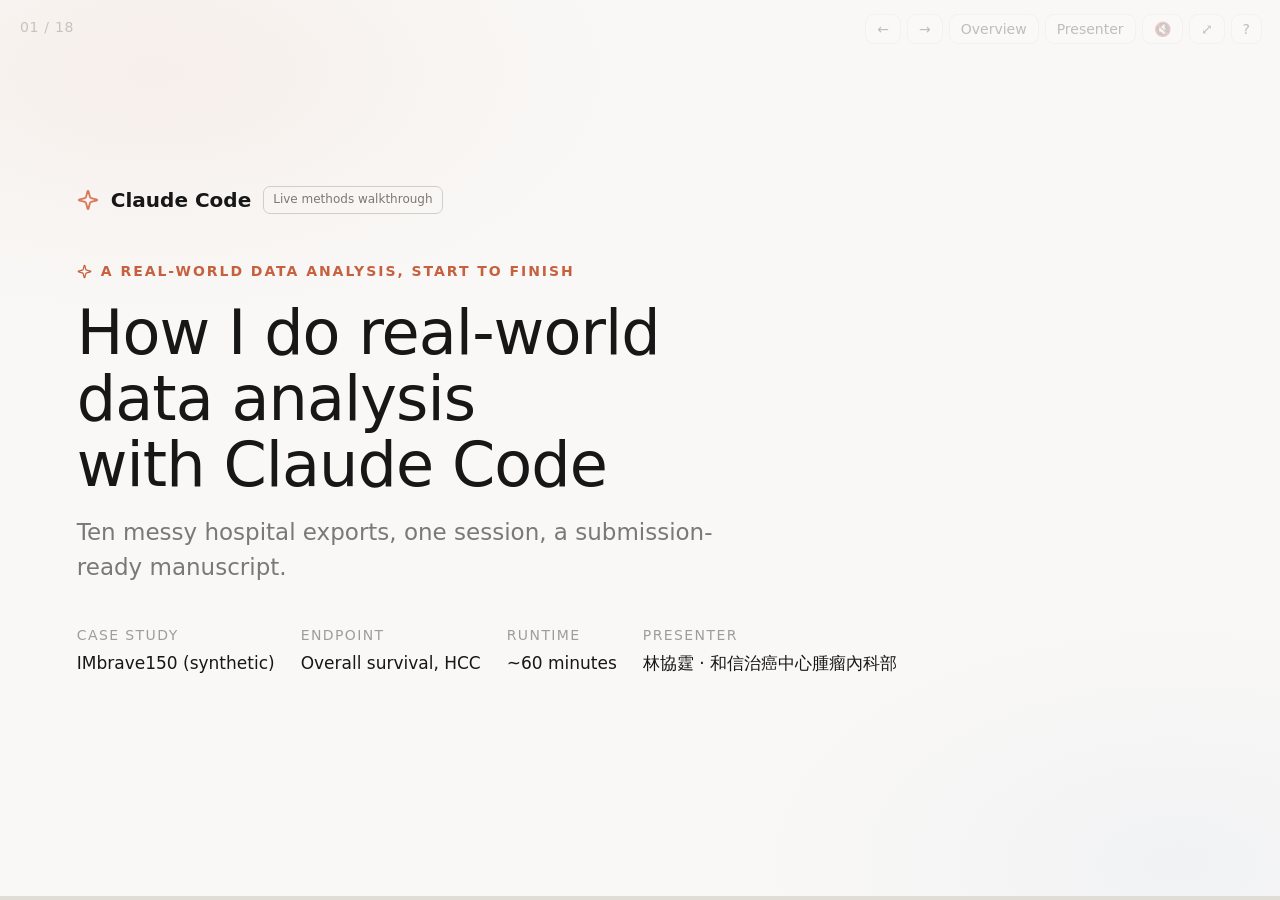
<file: claude-demo/index.html>
<!doctype html>
<html lang="en" data-theme="light">
<head>
  <meta charset="utf-8">
  <meta name="viewport" content="width=device-width, initial-scale=1, viewport-fit=cover">
  <meta name="author" content="林協霆 (Hsieh-Ting Lin) · 和信治癌中心腫瘤內科部">
  <title>How I do real-world data analysis with Claude Code — IMbrave150</title>
  <link rel="stylesheet" href="assets/studio.css">
  <link rel="stylesheet" href="assets/deck.css">
</head>
<body>

  <!-- deck: scenes are injected by deck.js from STORYBOARD -->
  <div id="deck"></div>

  <!-- top-left scene counter -->
  <div id="scene-counter" class="scene-counter">00 / 00</div>

  <!-- top-right controls (fade until hover) -->
  <div id="hud">
    <button data-act="prev" title="Previous (←)">←</button>
    <button data-act="next" title="Next (→)">→</button>
    <button data-act="overview" title="Overview (O)">Overview</button>
    <button data-act="speaker" title="Presenter mode (S)">Presenter</button>
    <button data-act="sound" title="Sound on/off (M)">🔇</button>
    <button data-act="full" title="Fullscreen (F)">⤢</button>
    <button data-act="help" title="Shortcuts (?)">?</button>
  </div>

  <!-- bottom progress + chapter ticks -->
  <div id="progress"><div class="fill"></div></div>
  <div id="chapters"></div>

  <!-- presenter (speaker) pane -->
  <aside id="speaker">
    <div class="sp-clock"><span class="big run">00:00</span><span class="sub">elapsed · target ~60 min</span></div>
    <div class="sp-presenter" style="font-size:13px;opacity:.65;margin:-4px 0 10px">林協霆 · 和信治癌中心腫瘤內科部</div>
    <div class="sp-now-label">Now presenting <button class="sp-lang" data-act="lang" title="Toggle notes language (i)">中文</button></div>
    <div class="sp-title">—</div>
    <div class="sp-act">—</div>
    <div class="sp-notes"></div>
    <div class="sp-step">—</div>
    <div class="sp-next">Up next<div class="nx">—</div></div>
    <div class="sp-bar">
      <button data-act="prev">← Back</button>
      <button data-act="next">Next →</button>
      <button data-act="speaker">Exit presenter</button>
    </div>
  </aside>

  <!-- keyboard help overlay -->
  <div id="help">
    <div class="card">
      <h3>Keyboard</h3>
      <div class="kb">
        <kbd>→ / Space</kbd><span class="d">Next beat / next scene</span>
        <kbd>←</kbd><span class="d">Previous beat / scene</span>
        <kbd>↑ / ↓</kbd><span class="d">Jump whole scene</span>
        <kbd>S</kbd><span class="d">Presenter mode (notes + clock)</span>
        <kbd>i</kbd><span class="d">Toggle speaker notes 中/EN</span>
        <kbd>O</kbd><span class="d">Overview grid</span>
        <kbd>F</kbd><span class="d">Fullscreen</span>
        <kbd>M</kbd><span class="d">Sound on/off (typing, tool, done beeps)</span>
        <kbd>C</kbd><span class="d">Chapter dots</span>
        <kbd>Home / End</kbd><span class="d">First / last scene</span>
        <kbd>?</kbd><span class="d">This help</span>
      </div>
    </div>
  </div>

  <!-- click-to-zoom dialog for conversation blocks -->
  <div id="zoom"><button class="zclose">Close <svg class="lucide" viewBox="0 0 24 24" fill="none" stroke="currentColor" stroke-width="2" stroke-linecap="round" stroke-linejoin="round"><path d="M18 6 6 18"/><path d="m6 6 12 12"/></svg></button><div class="zcard"></div></div>

  <script src="assets/storyboard.js"></script>
  <script src="assets/deck.js"></script>
</body>
</html>
</file>
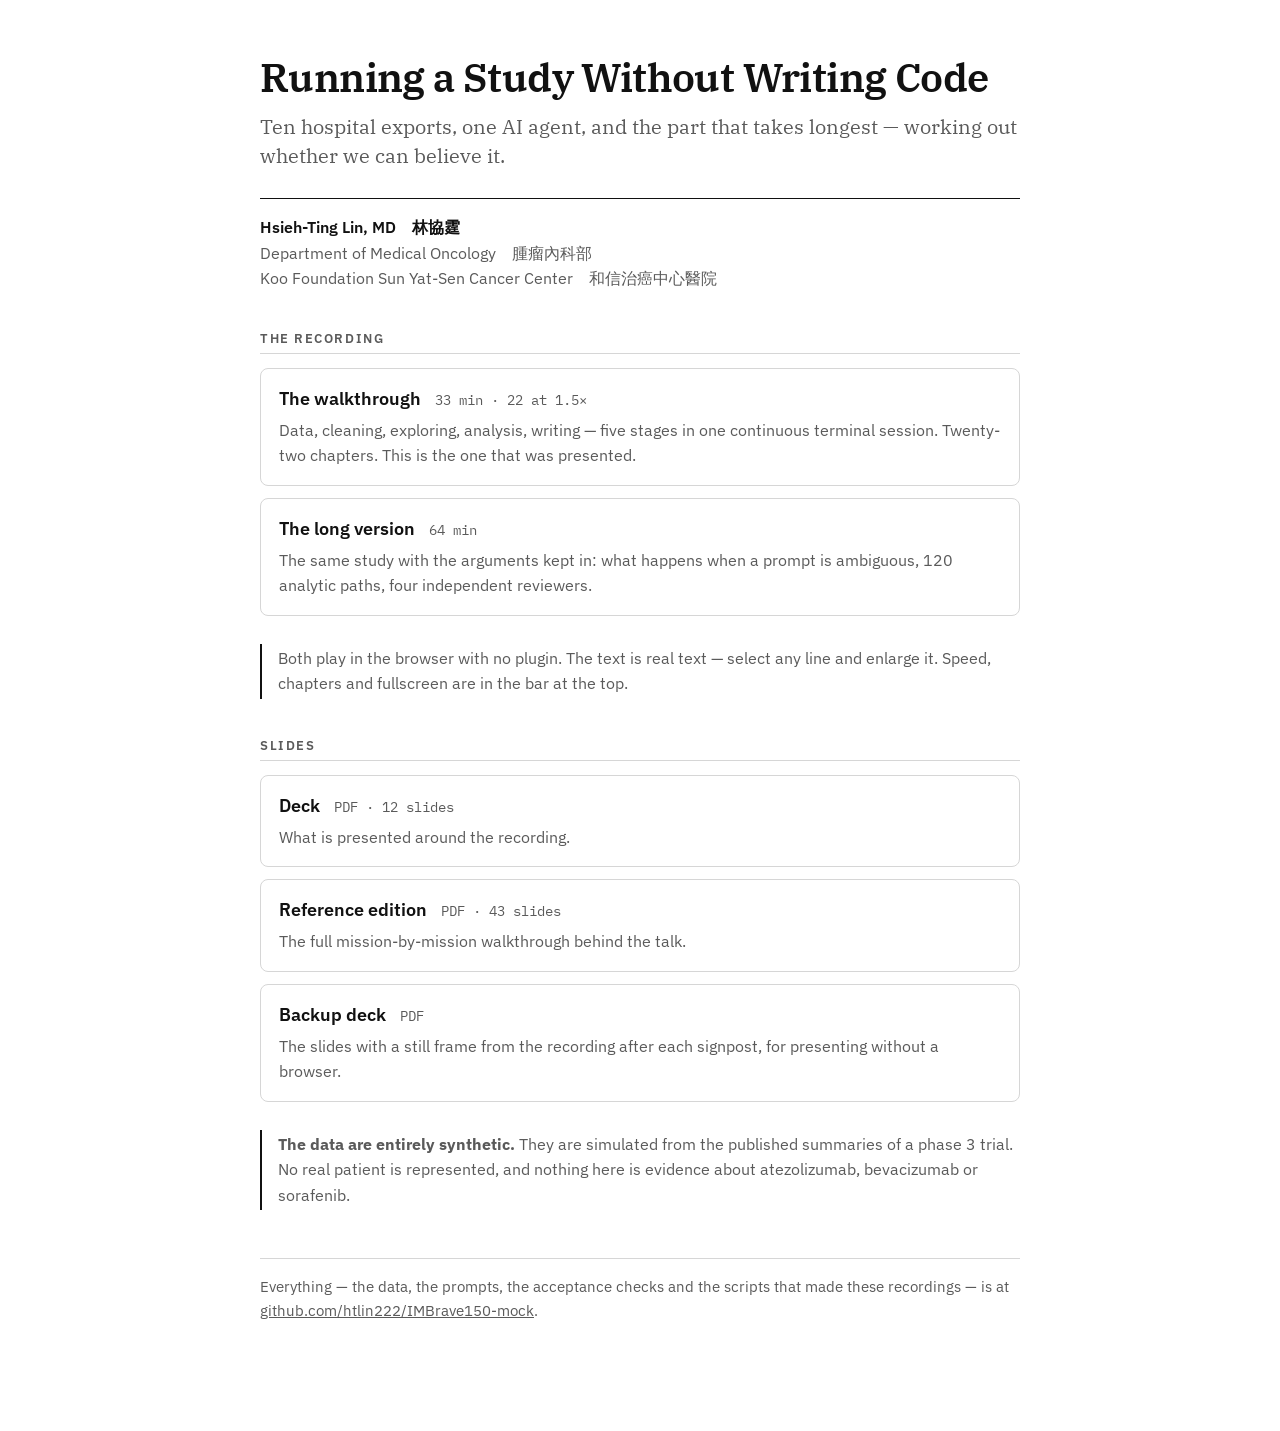
<file: slides/site/index.html>
<!doctype html>
<html lang="en">
<head>
<meta charset="utf-8">
<meta name="viewport" content="width=device-width, initial-scale=1">
<title>Running a Study Without Writing Code</title>
<meta name="description" content="A whole study run by asking an AI agent in plain sentences, and how to work out whether the answers can be believed. Synthetic data; not evidence about any drug.">
<link rel="icon" href="data:image/svg+xml,<svg xmlns='http://www.w3.org/2000/svg' viewBox='0 0 16 16'><text y='13' font-size='13'>&#9654;</text></svg>">
<style>
  @import url("https://fonts.googleapis.com/css2?family=IBM+Plex+Sans:wght@400;500;600&family=IBM+Plex+Serif:wght@400;600&family=IBM+Plex+Mono:wght@400&display=swap");
  :root { --ink:#111; --paper:#fff; --dim:#5a5a5a; --rule:#d6d6d6; }
  @media (prefers-color-scheme: dark) {
    :root { --ink:#e8e8e8; --paper:#131318; --dim:#9a9a9a; --rule:#33333c; }
  }
  * { box-sizing: border-box; }
  body {
    margin:0; background:var(--paper); color:var(--ink);
    font:400 17px/1.6 "IBM Plex Sans","Noto Sans TC",system-ui,sans-serif;
    padding:6vh 5vw 12vh; display:flex; justify-content:center;
  }
  main { width:100%; max-width:760px; }
  h1 {
    font:600 40px/1.15 "IBM Plex Serif",Georgia,serif;
    margin:0 0 12px; letter-spacing:-.015em;
  }
  .sub { color:var(--dim); font:400 20px/1.45 "IBM Plex Serif",Georgia,serif; margin:0 0 28px; }
  .by { border-top:1px solid var(--ink); padding-top:16px; margin-bottom:40px; font-size:16px; }
  .by b { font-weight:600; }
  .by span { color:var(--dim); }
  h2 {
    font:600 13px/1 "IBM Plex Sans",sans-serif; letter-spacing:.12em;
    text-transform:uppercase; color:var(--dim);
    margin:40px 0 14px; padding-bottom:8px; border-bottom:1px solid var(--rule);
  }
  a.card {
    display:block; text-decoration:none; color:inherit;
    border:1px solid var(--rule); border-radius:8px;
    padding:16px 18px; margin-bottom:12px;
  }
  a.card:hover { border-color:var(--ink); }
  a.card .t { font-weight:600; font-size:18px; }
  a.card .t .meta { font:400 14px "IBM Plex Mono",monospace; color:var(--dim); margin-left:10px; }
  a.card .d { color:var(--dim); font-size:16px; margin-top:4px; }
  .note {
    border-left:2px solid var(--ink); padding:2px 0 2px 16px;
    color:var(--dim); font-size:16px; margin:28px 0;
  }
  footer { margin-top:48px; padding-top:16px; border-top:1px solid var(--rule);
           color:var(--dim); font-size:15px; }
  footer a { color:inherit; }
</style>
</head>
<body>
<main>

  <h1>Running a Study Without Writing Code</h1>
  <p class="sub">Ten hospital exports, one AI agent, and the part that takes
  longest — working out whether we can believe it.</p>

  <div class="by">
    <b>Hsieh-Ting Lin, MD　林協霆</b><br>
    <span>Department of Medical Oncology　腫瘤內科部<br>
    Koo Foundation Sun Yat-Sen Cancer Center　和信治癌中心醫院</span>
  </div>

  <h2>The recording</h2>

  <a class="card" href="talk">
    <div class="t">The walkthrough <span class="meta">33 min · 22 at 1.5×</span></div>
    <div class="d">Data, cleaning, exploring, analysis, writing — five stages
    in one continuous terminal session. Twenty-two chapters. This is the one
    that was presented.</div>
  </a>

  <a class="card" href="talk-long">
    <div class="t">The long version <span class="meta">64 min</span></div>
    <div class="d">The same study with the arguments kept in: what happens when
    a prompt is ambiguous, 120 analytic paths, four independent reviewers.</div>
  </a>

  <div class="note">
    Both play in the browser with no plugin. The text is real text — select any
    line and enlarge it. Speed, chapters and fullscreen are in the bar at the
    top.
  </div>

  <h2>Slides</h2>

  <a class="card" href="deck.pdf">
    <div class="t">Deck <span class="meta">PDF · 12 slides</span></div>
    <div class="d">What is presented around the recording.</div>
  </a>

  <a class="card" href="deck-reference.pdf">
    <div class="t">Reference edition <span class="meta">PDF · 43 slides</span></div>
    <div class="d">The full mission-by-mission walkthrough behind the talk.</div>
  </a>

  <a class="card" href="deck-backup.pdf">
    <div class="t">Backup deck <span class="meta">PDF</span></div>
    <div class="d">The slides with a still frame from the recording after each
    signpost, for presenting without a browser.</div>
  </a>

  <div class="note">
    <b>The data are entirely synthetic.</b> They are simulated from the
    published summaries of a phase 3 trial. No real patient is represented, and
    nothing here is evidence about atezolizumab, bevacizumab or sorafenib.
  </div>

  <footer>
    Everything — the data, the prompts, the acceptance checks and the scripts
    that made these recordings — is at
    <a href="https://github.com/htlin222/IMBrave150-mock">github.com/htlin222/IMBrave150-mock</a>.
  </footer>

</main>
</body>
</html>
</file>
<file: claude-demo/assets/studio.css>
/* =========================================================================
   Claude Demo Studio — shared design system
   Design tokens & component styles reverse-engineered from claude.ai and
   claude.ai/code (Opus 4.8 era, 2026-07). Single source of truth for every
   template. Edit tokens here to re-skin all surfaces at once.
   ========================================================================= */

:root {
  /* Brand ---------------------------------------------------------------- */
  --clay:        #d97757;   /* Anthropic signature clay (spark, send, accent) */
  --clay-emph:   #c6613f;   /* hover / emphasis                              */
  --plan:        #3b7cc4;   /* Plan-mode cool blue                          */
  --amber:       #d98a2b;   /* "Needs input" status dot                     */
  --green:       #4a9d6b;   /* diff additions                               */

  /* Light surfaces ------------------------------------------------------- */
  --bg-page:     hsl(60 14% 97%);   /* #f8f8f6 app background   */
  --bg-surface:  #ffffff;           /* composer / cards         */
  --bg-rail:     hsl(48 12% 96%);   /* chat icon rail           */
  --bg-sidebar:  hsl(60 20% 99%);   /* code labeled sidebar     */
  --bg-card:     hsl(48 12% 96%);
  --bg-user:     hsl(48 9% 93%);    /* user message bubble      */
  --bg-hover:    hsl(48 11% 91%);
  --bg-active:   hsl(48 14% 89%);

  /* Text ----------------------------------------------------------------- */
  --text:        hsl(0 0% 7%);      /* #121212 */
  --text-muted:  hsl(43 3% 47%);
  --text-faint:  hsl(45 3% 61%);

  /* Lines ---------------------------------------------------------------- */
  --border:        hsl(45 8% 88%);
  --border-strong: hsl(45 6% 80%);

  /* Type ----------------------------------------------------------------- */
  --font-sans:  "Anthropic Sans", system-ui, -apple-system, "Segoe UI", Roboto, "PingFang TC", "Microsoft JhengHei", "Noto Sans CJK TC", sans-serif;
  --font-serif: "Anthropic Serif", Georgia, "Times New Roman", "PingFang TC", "Microsoft JhengHei", serif;
  --font-mono:  "Anthropic Mono", ui-monospace, Menlo, Monaco, Consolas, "Liberation Mono", monospace;

  --shadow-composer: 0 2px 12px rgba(40,35,25,.06), 0 0 0 1px var(--border);
  --shadow-pop:      0 8px 28px rgba(30,25,15,.14);
  --radius-bubble:   18px;
  --radius-composer: 26px;
  --content-max:     740px;
}

:root[data-theme="dark"] {
  --bg-page:     hsl(60 3% 12%);
  --bg-surface:  hsl(60 3% 16%);
  --bg-rail:     hsl(60 3% 11%);
  --bg-sidebar:  hsl(60 3% 10%);
  --bg-card:     hsl(60 3% 15%);
  --bg-user:     hsl(60 3% 20%);
  --bg-hover:    hsl(60 3% 20%);
  --bg-active:   hsl(60 3% 23%);
  --text:        hsl(48 20% 92%);
  --text-muted:  hsl(48 5% 62%);
  --text-faint:  hsl(48 5% 46%);
  --border:      hsl(60 3% 22%);
  --border-strong: hsl(60 3% 30%);
  --shadow-composer: 0 2px 12px rgba(0,0,0,.35), 0 0 0 1px var(--border);
}

* { box-sizing: border-box; margin: 0; padding: 0; }
body { font-family: var(--font-sans); background: var(--bg-page); color: var(--text); font-size: 16px; line-height: 1.6; -webkit-font-smoothing: antialiased; }
.app { display: flex; height: 100vh; overflow: hidden; }

/* ============================ animations (from claude.ai) ================ */
@keyframes fade        { 0% { opacity: 0 } 100% { opacity: 1 } }
@keyframes rise        { 0% { opacity: 0; transform: translateY(8px) } 100% { opacity: 1; transform: none } }
@keyframes spin        { 100% { transform: rotate(360deg) } }
@keyframes pulse       { 50% { opacity: .5 } }
@keyframes blink       { 0%,100% { opacity: 1 } 50% { opacity: 0 } }
@keyframes shimmertext { 0% { background-position: 100% 0 } 65%,100% { background-position: 0 0 } }
@keyframes dot-pulse   { 0%,5% { opacity:.3 } 15%,25% { opacity:1 } 65%,100% { opacity:.3 } }

.anim-fade { animation: fade .45s ease-out both; }
.anim-rise { animation: rise .4s ease-out both; }

/* ============================ chat: icon rail =========================== */
.rail { width: 60px; flex-shrink: 0; background: var(--bg-rail); border-right: 1px solid var(--border); display: flex; flex-direction: column; align-items: center; padding: 16px 0; gap: 6px; }
.rail .logo { color: var(--clay); font-size: 22px; margin-bottom: 8px; }
.rail-btn { width: 40px; height: 40px; display: grid; place-items: center; border-radius: 10px; color: var(--text-muted); cursor: pointer; }
.rail-btn:hover { background: var(--bg-hover); color: var(--text); }
.rail-btn svg { width: 20px; height: 20px; }
.rail .spacer { flex: 1; }
.rail .avatar { width: 34px; height: 34px; border-radius: 50%; background: #2b2b28; color: #fff; display: grid; place-items: center; font-size: 12px; font-weight: 600; }

/* ============================ code: labeled sidebar ==================== */
.sidebar { width: 340px; flex-shrink: 0; background: var(--bg-sidebar); border-right: 1px solid var(--border); display: flex; flex-direction: column; padding: 14px 12px 10px; }
.brand { display: flex; align-items: center; gap: 8px; padding: 4px 6px 14px; }
.brand .wordmark { font-family: var(--font-serif); font-size: 20px; font-weight: 600; }
.brand .pill { font-size: 11px; color: var(--text-muted); border: 1px solid var(--border-strong); border-radius: 7px; padding: 2px 7px; }
.brand .grow { flex: 1; }
.nav-item { display: flex; align-items: center; gap: 11px; padding: 9px 11px; border-radius: 9px; cursor: pointer; font-size: 15px; }
.nav-item:hover { background: var(--bg-hover); }
.nav-item svg { width: 18px; height: 18px; color: var(--text-muted); }
.sec-label { font-size: 12px; color: var(--text-muted); font-weight: 500; padding: 16px 11px 6px; }
.list-item { display: flex; align-items: center; gap: 10px; padding: 7px 11px; border-radius: 8px; cursor: pointer; font-size: 14px; }
.list-item:hover { background: var(--bg-hover); }
.list-item.active { background: var(--bg-active); }
.list-item .name { flex: 1; white-space: nowrap; overflow: hidden; text-overflow: ellipsis; }
.list-item .dot { width: 7px; height: 7px; border-radius: 50%; background: var(--clay); }
.scroll { overflow-y: auto; flex: 1; }
.side-footer { display: flex; align-items: center; gap: 10px; padding: 10px 8px 4px; margin-top: 6px; border-top: 1px solid var(--border); }
.side-footer .avatar { width: 28px; height: 28px; border-radius: 50%; background: #2b2b28; color: #fff; font-size: 11px; font-weight: 600; display: grid; place-items: center; }
.side-footer .who { flex: 1; font-size: 14px; white-space: nowrap; overflow: hidden; text-overflow: ellipsis; }
.side-footer .plan { font-size: 13px; color: var(--text-muted); }

/* ============================ main / thread ============================= */
.main { flex: 1; display: flex; flex-direction: column; min-width: 0; }
.topbar { height: 56px; flex-shrink: 0; display: flex; align-items: center; gap: 10px; padding: 0 20px; }
.topbar .title { font-size: 15px; font-weight: 500; display: inline-flex; align-items: center; gap: 6px; padding: 6px 10px; border-radius: 8px; }
.topbar .title svg { width: 14px; height: 14px; color: var(--text-muted); }
.topbar .mon { color: var(--text-muted); display: grid; place-items: center; }
.topbar .mon svg { width: 18px; height: 18px; }
.topbar .grow { flex: 1; }
.topbar .tool { width: 30px; height: 30px; display: grid; place-items: center; border-radius: 8px; color: var(--text-muted); cursor: pointer; }
.topbar .tool:hover { background: var(--bg-hover); }
.topbar .tool svg { width: 17px; height: 17px; }
.btn-ghost { font-size: 14px; font-weight: 500; padding: 7px 14px; border-radius: 9px; border: 1px solid var(--border-strong); background: var(--bg-surface); color: var(--text); cursor: pointer; }

.thread { flex: 1; overflow-y: auto; padding: 8px 24px 24px; }
.thread-inner { max-width: var(--content-max); margin: 0 auto; }

/* messages */
.msg { margin: 26px 0; }
.msg.user { display: flex; justify-content: flex-end; }
.msg.user .bubble { background: var(--bg-user); padding: 12px 18px; border-radius: var(--radius-bubble); max-width: 78%; }
.msg.assistant .thought { color: var(--text-muted); font-size: 14px; margin-bottom: 14px; display: inline-flex; align-items: center; gap: 6px; white-space: nowrap; }
.msg.assistant .thought svg { width: 14px; height: 14px; flex-shrink: 0; }
.msg.assistant .content > * + * { margin-top: 14px; }
.msg.assistant h3 { font-size: 20px; font-weight: 600; line-height: 1.35; }
.msg.assistant ul { padding-left: 22px; }
.msg.assistant li { margin: 4px 0; }
.msg.assistant strong { font-weight: 600; }
.msg.assistant pre { background: hsl(48 10% 95%); border: 1px solid var(--border); border-radius: 10px; padding: 14px 16px; overflow-x: auto; font-family: var(--font-mono); font-size: 13.5px; line-height: 1.55; }
:root[data-theme="dark"] .msg.assistant pre { background: hsl(60 3% 13%); }
.msg.assistant code { font-family: var(--font-mono); font-size: .92em; }
.actions { display: flex; gap: 4px; margin-top: 16px; }
.act { width: 32px; height: 32px; display: grid; place-items: center; border-radius: 8px; color: var(--text-muted); cursor: pointer; }
.act:hover { background: var(--bg-hover); color: var(--text); }
.act svg { width: 17px; height: 17px; }

/* thinking spark + streaming caret */
.spark-thinking { color: var(--clay); font-size: 26px; display: inline-block; animation: spin 3.2s linear infinite, pulse 1.6s ease-in-out infinite; }
.shimmer-label { font-size: 14px; font-weight: 500; background: linear-gradient(100deg, var(--text-muted) 30%, var(--text) 50%, var(--text-muted) 70%); background-size: 200% 100%; -webkit-background-clip: text; background-clip: text; color: transparent; animation: shimmertext 1.8s ease-in-out infinite; }
.caret { display: inline-block; width: 9px; height: 1.05em; margin-left: 2px; background: var(--clay); vertical-align: text-bottom; border-radius: 1px; animation: blink 1s step-end infinite; }

/* greeting / empty state */
.greeting { text-align: center; margin: min(16vh,130px) auto 26px; font-family: var(--font-serif); font-size: 34px; font-weight: 400; display: flex; align-items: center; justify-content: center; gap: 12px; animation: fade .6s ease-out both; }
.greeting .spark { color: var(--clay); font-size: 30px; }
.greeting .name { color: var(--text-muted); }
.welcome { display: flex; align-items: center; gap: 12px; font-size: 26px; font-weight: 600; margin: 40px 0; }
.welcome .spark { color: var(--clay); font-size: 24px; }
.welcome .name { color: var(--text-muted); }

/* ============================ chat composer ============================ */
.composer-wrap { padding: 0 24px 14px; }
.composer-inner { max-width: var(--content-max); margin: 0 auto; }
.composer { background: var(--bg-surface); border-radius: var(--radius-composer); box-shadow: var(--shadow-composer); padding: 14px 16px 10px; }
.composer .input { min-height: 26px; color: var(--text); font-size: 16px; outline: none; }
.composer .input:empty::before { content: attr(data-placeholder); color: var(--text-faint); }
.composer-row { display: flex; align-items: center; margin-top: 10px; }
.icon-btn { width: 34px; height: 34px; display: grid; place-items: center; border-radius: 9px; color: var(--text-muted); border: none; background: transparent; cursor: pointer; }
.icon-btn:hover { background: var(--bg-hover); color: var(--text); }
.icon-btn svg { width: 19px; height: 19px; }
.composer-row .grow { flex: 1; }
.model-pill { display: inline-flex; align-items: center; gap: 5px; font-size: 14px; color: var(--text-muted); padding: 6px 8px; border-radius: 8px; }
.model-pill b { color: var(--text); font-weight: 500; }
.model-pill svg { width: 13px; height: 13px; }
.send { width: 34px; height: 34px; border-radius: 10px; background: var(--clay); color: #fff; border: none; display: grid; place-items: center; cursor: pointer; }
.send:hover { background: var(--clay-emph); }
.send svg { width: 18px; height: 18px; }
.disclaimer { text-align: center; font-size: 12px; color: var(--text-muted); padding: 6px 0 10px; }

/* suggestion chips */
.chips { display: flex; gap: 8px; justify-content: center; margin-top: 14px; flex-wrap: wrap; }
.chip { display: inline-flex; align-items: center; gap: 7px; font-size: 14px; padding: 8px 14px; border: 1px solid var(--border); border-radius: 11px; background: var(--bg-surface); cursor: pointer; }
.chip:hover { background: var(--bg-hover); }

/* ============================ code session ============================= */
.turn { margin: 22px 0; }
.a-text p { margin: 10px 0; }
.u-msg { display: flex; justify-content: flex-end; }
.u-msg .bubble { background: var(--bg-user); padding: 11px 16px; border-radius: 16px; max-width: 80%; font-size: 14.5px; }

.tool-row { display: flex; align-items: center; gap: 8px; padding: 7px 2px; color: var(--text-muted); font-size: 14px; cursor: pointer; width: fit-content; }
.tool-row .verb { color: var(--text); font-weight: 500; }
.tool-row.running .verb { background: linear-gradient(100deg, var(--text-muted) 30%, var(--text) 50%, var(--text-muted) 70%); background-size: 200% 100%; -webkit-background-clip: text; background-clip: text; color: transparent; animation: shimmertext 1.6s ease-in-out infinite; }
.tool-row .chev { width: 15px; height: 15px; transition: transform .15s; }
.tool-row.open .chev { transform: rotate(90deg); }
.tool-detail { margin: 4px 0 10px; border: 1px solid var(--border); border-radius: 10px; overflow: hidden; }
.tool-detail .head { background: var(--bg-card); padding: 8px 14px; font-family: var(--font-mono); font-size: 13px; color: var(--text-muted); border-bottom: 1px solid var(--border); }
.tool-detail pre { padding: 12px 14px; font-family: var(--font-mono); font-size: 13px; line-height: 1.5; overflow-x: auto; color: var(--text); }
.tool-detail pre .add { color: var(--green); }
.tool-detail pre .rm { color: var(--clay-emph); }

.status { display: flex; align-items: center; gap: 10px; margin: 18px 0 4px; color: var(--text-muted); font-size: 14px; }
.status .spark { color: var(--clay); font-size: 18px; display: inline-block; animation: spin 3.2s linear infinite, pulse 1.6s ease-in-out infinite; }

/* AskUserQuestion option picker */
.askq { border: 1px solid var(--border-strong); border-radius: 14px; background: var(--bg-surface); padding: 16px 18px; margin: 16px 0; max-width: 620px; }
.askq .qchip { display: inline-block; font-size: 11px; font-weight: 600; letter-spacing: .3px; text-transform: uppercase; color: var(--clay-emph); background: hsl(15 60% 94%); border-radius: 6px; padding: 3px 8px; margin-bottom: 10px; }
:root[data-theme="dark"] .askq .qchip { background: hsl(15 30% 22%); }
.askq .q { font-size: 15.5px; font-weight: 500; margin-bottom: 14px; }
.opt { display: flex; gap: 12px; align-items: flex-start; padding: 12px 14px; border: 1px solid var(--border); border-radius: 11px; margin-bottom: 8px; cursor: pointer; }
.opt:hover { background: var(--bg-hover); }
.opt.selected { border-color: var(--clay); background: hsl(15 60% 97%); }
:root[data-theme="dark"] .opt.selected { background: hsl(15 25% 18%); }
.opt .key { flex-shrink: 0; width: 22px; height: 22px; border-radius: 6px; border: 1px solid var(--border-strong); display: grid; place-items: center; font-size: 12px; color: var(--text-muted); font-weight: 600; }
.opt.selected .key { background: var(--clay); border-color: var(--clay); color: #fff; }
.opt .box { flex-shrink: 0; width: 20px; height: 20px; border-radius: 6px; border: 1.5px solid var(--border-strong); display: grid; place-items: center; margin-top: 1px; }
.opt.selected .box { background: var(--clay); border-color: var(--clay); }
.opt .box svg { width: 13px; height: 13px; color: #fff; opacity: 0; }
.opt.selected .box svg { opacity: 1; }
.opt .body .label { font-weight: 600; font-size: 14.5px; }
.opt .body .desc { font-size: 13.5px; color: var(--text-muted); margin-top: 2px; }
.askq .foot { display: flex; align-items: center; gap: 10px; margin-top: 12px; }
.askq .hint { font-size: 12.5px; color: var(--text-faint); }
.askq .grow { flex: 1; }
.askq .submit { background: var(--clay); color: #fff; border: none; font-size: 13.5px; font-weight: 500; padding: 8px 16px; border-radius: 9px; cursor: pointer; }

/* code composer + permission modes */
.cc-composer-wrap { padding: 0 32px 20px; }
.cc-composer-inner { max-width: 860px; margin: 0 auto; }
.plan-banner, .bypass-banner { display: none; align-items: center; gap: 8px; font-size: 13.5px; border-radius: 10px; padding: 8px 12px; margin-bottom: 8px; }
.plan-banner { color: var(--plan); background: hsl(210 60% 96%); border: 1px solid hsl(210 55% 86%); }
.bypass-banner { color: var(--clay-emph); background: hsl(15 65% 96%); border: 1px solid hsl(15 60% 86%); }
:root[data-theme="dark"] .plan-banner { background: hsl(210 40% 16%); border-color: hsl(210 35% 30%); color: #7fb0e0; }
:root[data-theme="dark"] .bypass-banner { background: hsl(15 35% 17%); border-color: hsl(15 35% 32%); color: #e0a284; }
.plan-banner svg, .bypass-banner svg { width: 15px; height: 15px; }
body.is-plan .plan-banner { display: flex; }
body.is-bypass .bypass-banner { display: flex; }
.task-box { background: var(--bg-surface); border: 1px solid var(--border-strong); border-radius: 14px; padding: 13px 16px; display: flex; align-items: center; gap: 10px; }
.task-box .input { flex: 1; font-size: 15px; color: var(--text-faint); }
.task-box .stop { width: 24px; height: 24px; border: 1px solid var(--border-strong); border-radius: 6px; display: grid; place-items: center; }
.task-box .stop i { width: 9px; height: 9px; background: var(--text-muted); border-radius: 2px; display: block; }
.task-row { display: flex; align-items: center; gap: 8px; margin-top: 11px; padding: 0 2px; }
.mini { width: 28px; height: 28px; display: grid; place-items: center; border-radius: 7px; color: var(--text-muted); cursor: pointer; }
.mini:hover { background: var(--bg-hover); }
.mini svg { width: 16px; height: 16px; }
.task-row .grow { flex: 1; }
.task-row .meta { font-size: 14px; color: var(--text-muted); padding: 5px 8px; }
.spinner { width: 15px; height: 15px; border: 2px solid var(--border-strong); border-top-color: var(--clay); border-radius: 50%; animation: spin .8s linear infinite; }
.mode-wrap { position: relative; }
.mode-btn { display: inline-flex; align-items: center; gap: 6px; font-size: 14px; font-weight: 500; padding: 5px 10px; border-radius: 8px; cursor: pointer; color: rgba(10,10,10,.8); }
:root[data-theme="dark"] .mode-btn { color: hsl(48 15% 85%); }
.mode-btn:hover { background: var(--bg-hover); }
.mode-btn.plan { color: var(--plan); }
.mode-btn.bypass { color: var(--clay-emph); }
.mode-menu { position: absolute; bottom: calc(100% + 10px); left: 0; background: var(--bg-surface); border: 1px solid var(--border); border-radius: 12px; box-shadow: var(--shadow-pop); padding: 6px; min-width: 236px; z-index: 20; }
.mode-menu .mhead { font-size: 12px; color: var(--text-muted); padding: 7px 10px 5px; }
.mode-item { display: flex; align-items: center; gap: 10px; padding: 9px 10px; border-radius: 8px; cursor: pointer; font-size: 14px; }
.mode-item:hover { background: var(--bg-hover); }
.mode-item.active { background: var(--bg-active); }
.mode-item .grow { flex: 1; }
.mode-item .k { font-size: 12px; color: var(--text-faint); }
.mode-item.plan-row .lbl { color: var(--plan); font-weight: 500; }
.mode-item.bypass-row .lbl { color: var(--clay-emph); font-weight: 500; }

.hidden { display: none !important; }

/* ========================================================================
   Presentation frame — macOS window on a background, with a zoomable camera.
   Enabled per-scenario via `frame` / `camera` (see frame.js, camera.js).
   ======================================================================== */
.backdrop {
  min-height: 100vh; width: 100%;
  display: grid; place-items: center;
  padding: var(--frame-pad, 64px);
  position: relative; overflow: hidden;
}
/* soft decorative glow behind the window */
.backdrop::before {
  content: ""; position: absolute; inset: -20% -10% auto -10%; height: 70%;
  background: radial-gradient(60% 100% at 50% 0%, rgba(255,255,255,.35), transparent 70%);
  pointer-events: none;
}
/* background presets (data-bg) */
.backdrop[data-bg="clay"]   { background: linear-gradient(145deg, #e8a07e 0%, #d97757 45%, #b5502f 100%); }
.backdrop[data-bg="sunset"] { background: linear-gradient(160deg, #f6d365 0%, #fda085 40%, #f76b8a 100%); }
.backdrop[data-bg="dusk"]   { background: linear-gradient(160deg, #2b3a67 0%, #4a4e69 55%, #22223b 100%); }
.backdrop[data-bg="mesh"]   { background:
  radial-gradient(45% 55% at 15% 20%, rgba(217,119,87,.75), transparent 60%),
  radial-gradient(40% 50% at 85% 15%, rgba(120,150,220,.65), transparent 60%),
  radial-gradient(55% 60% at 75% 85%, rgba(240,180,120,.7), transparent 60%),
  linear-gradient(160deg, #f3efe9, #e9e4dc); }
.backdrop[data-bg="paper"]  { background: hsl(45 20% 92%); }
.backdrop[data-bg="ink"]    { background: radial-gradient(120% 120% at 50% 0%, #26262b, #131316); }

/* the camera: a transform layer we pan/zoom */
.camera {
  transform-origin: center center;
  transition: transform var(--cam-ms, 900ms) cubic-bezier(.4, 0, .2, 1);
  will-change: transform;
}

/* the macOS window chrome */
.mac-window {
  border-radius: 13px; overflow: hidden; background: var(--bg-page);
  box-shadow: 0 40px 90px -20px rgba(20,15,10,.55), 0 0 0 1px rgba(0,0,0,.06),
              0 2px 6px rgba(0,0,0,.12);
  width: var(--win-w, 1200px); max-width: 100%;
}
.titlebar {
  height: 40px; flex-shrink: 0; display: flex; align-items: center;
  gap: 10px; padding: 0 14px; position: relative;
  background: color-mix(in srgb, var(--bg-page) 82%, #fff);
  border-bottom: 1px solid var(--border);
}
:root[data-theme="dark"] .titlebar { background: color-mix(in srgb, var(--bg-page) 70%, #000); }
.lights { display: flex; gap: 8px; }
.light { width: 12px; height: 12px; border-radius: 50%; box-shadow: inset 0 0 0 .5px rgba(0,0,0,.15); }
.light.r { background: #ff5f57; } .light.y { background: #febc2e; } .light.g { background: #28c840; }
.titlebar .wtitle {
  position: absolute; left: 0; right: 0; text-align: center;
  font-size: 13px; color: var(--text-muted); pointer-events: none;
}
.window-body { position: relative; overflow: hidden; height: var(--win-h, 760px); }

/* when framed, the app fills the window body instead of the viewport */
body.framed .window-body .app { height: 100%; }
body.framed { overflow: auto; }

/* fake cursor (cursor.js): move / click ripple / typing */
.studio-cursor {
  position: fixed; left: 0; top: 0; z-index: 80; pointer-events: none;
  margin-left: -4px; margin-top: -2px;
  filter: drop-shadow(0 2px 3px rgba(0,0,0,.4));
  transition: transform 600ms cubic-bezier(.4, 0, .2, 1);
}
.studio-cursor svg { width: 24px; height: 24px; display: block; }
.studio-cursor::after {
  content: ""; position: absolute; left: 50%; top: 50%; width: 40px; height: 40px;
  margin: -20px 0 0 -20px; border-radius: 50%; border: 2px solid var(--clay); opacity: 0;
}
.studio-cursor.click::after { animation: cur-ripple .5s ease-out; }
@keyframes cur-ripple { 0% { transform: scale(.2); opacity: .75 } 100% { transform: scale(1.1); opacity: 0 } }

/* demo controls — hidden during recording via body.recording */
.demo-toggle { position: fixed; top: 12px; right: 16px; z-index: 60; display: flex; gap: 6px; }
.demo-toggle button { font-size: 12px; padding: 6px 11px; border-radius: 8px; border: 1px solid var(--border-strong); background: var(--bg-surface); color: var(--text); cursor: pointer; }
body.recording .demo-toggle { display: none; }
</file>
<file: claude-demo/assets/deck.css>
/* =========================================================================
   IMbrave150 × Claude Code — presentation deck
   Layered on top of studio.css design tokens (clay / warm-white / serif).
   A full-bleed, step-through slide engine with an embedded animated
   Claude Code session surface and a presenter (speaker) mode.
   ========================================================================= */

:root {
  --deck-max: 1180px;
  --ease: cubic-bezier(.4, 0, .2, 1);
  --ink: hsl(0 0% 9%);
  --paper: hsl(48 22% 97%);
  --paper-2: hsl(46 20% 94%);
  --hair: hsl(45 12% 86%);
  --clay-soft: hsl(15 62% 96%);
}

html, body { height: 100%; }
body {
  background:
    radial-gradient(60% 45% at 12% 8%, rgba(217,119,87,.07), transparent 60%),
    radial-gradient(55% 45% at 92% 96%, rgba(120,150,220,.06), transparent 60%),
    var(--paper);
  color: var(--ink);
  overflow: hidden;
  font-family: var(--font-sans);
}

/* ------------------------------------------------------------------ stage */
#deck {
  position: fixed; inset: 0;
  display: grid; place-items: center;
}
.scene {
  position: absolute; inset: 0;
  display: none;
  grid-template-rows: 1fr;
  padding: clamp(28px, 5vh, 64px) clamp(32px, 6vw, 104px) 84px;
  opacity: 0;
}
.scene.active { display: grid; }
.scene.enter { animation: sceneIn .6s var(--ease) both; }
@keyframes sceneIn { from { opacity: 0; transform: translateY(14px) scale(.995); } to { opacity: 1; transform: none; } }

.scene-inner {
  width: 100%; max-width: var(--deck-max);
  margin: 0 auto; align-self: center;
  display: flex; flex-direction: column;
  min-height: 0;
}

/* act eyebrow */
.eyebrow {
  display: inline-flex; align-items: center; gap: 9px;
  font-size: 13px; font-weight: 600; letter-spacing: .14em;
  text-transform: uppercase; color: var(--clay-emph);
  margin-bottom: 18px;
}
.eyebrow .spark { font-size: 15px; animation: spin 5s linear infinite; }
.eyebrow .num { color: var(--text-faint); font-weight: 500; letter-spacing: .05em; }

/* headings */
.display {
  font-family: var(--font-serif); font-weight: 500;
  font-size: clamp(30px, 5.2vw, 62px); line-height: 1.06;
  letter-spacing: -.015em; margin: 0 0 18px;
}
.subhead {
  font-size: clamp(17px, 2.1vw, 23px); color: var(--text-muted);
  line-height: 1.5; max-width: 30em;
}
h2.scene-h {
  font-family: var(--font-serif); font-weight: 500;
  font-size: clamp(26px, 3.6vw, 42px); line-height: 1.12;
  letter-spacing: -.01em; margin: 0 0 8px;
}
.scene-lede { font-size: clamp(16px, 1.7vw, 20px); color: var(--text-muted); max-width: 34em; line-height: 1.5; }

/* ------------------------------------------------------------------ title scene */
.title-scene .scene-inner { align-items: flex-start; }
.title-wordmark {
  display: flex; align-items: center; gap: 12px; margin-bottom: 44px;
  font-family: var(--font-serif); font-size: 20px; font-weight: 600;
}
.title-wordmark .spark { color: var(--clay); font-size: 22px; animation: spin 6s linear infinite; }
.title-wordmark .pill {
  font-family: var(--font-sans); font-size: 12px; font-weight: 500;
  color: var(--text-muted); border: 1px solid var(--border-strong);
  border-radius: 7px; padding: 3px 9px;
}
.title-meta { display: flex; gap: 26px; margin-top: 40px; flex-wrap: wrap; }
.title-meta .item .k { font-size: 12px; letter-spacing: .1em; text-transform: uppercase; color: var(--text-faint); }
.title-meta .item .v { font-size: 17px; font-weight: 500; margin-top: 3px; }

/* ------------------------------------------------------------------ two-column concept layout */
.cols { display: grid; grid-template-columns: 1fr 1fr; gap: clamp(28px, 4vw, 64px); align-items: start; margin-top: 22px; min-height: 0; }
.cols.narrow-left { grid-template-columns: .82fr 1.18fr; }
.cols.wide-left { grid-template-columns: 1.15fr .85fr; }
.stack > * + * { margin-top: 16px; }

/* bullet list, revealed step by step */
.beats { list-style: none; }
.beats li {
  display: flex; gap: 13px; padding: 11px 0;
  font-size: clamp(15px, 1.55vw, 19px); line-height: 1.45;
  border-bottom: 1px solid var(--hair);
  opacity: .28; filter: saturate(.4);
  transition: opacity .45s var(--ease), filter .45s var(--ease), transform .45s var(--ease);
}
.beats li.on { opacity: 1; filter: none; }
.beats li.cur { transform: translateX(3px); }
.beats li .mk {
  flex-shrink: 0; width: 24px; height: 24px; border-radius: 7px;
  background: var(--clay-soft); color: var(--clay-emph);
  display: grid; place-items: center; font-size: 13px; font-weight: 700;
  margin-top: 1px;
}
.beats li b { font-weight: 600; }
.beats li .sub { display: block; color: var(--text-muted); font-size: .84em; margin-top: 3px; }

/* callout / key-number card */
.stat-row { display: flex; gap: 16px; flex-wrap: wrap; margin-top: 8px; }
.stat {
  background: var(--bg-surface); border: 1px solid var(--hair);
  border-radius: 16px; padding: 18px 22px; min-width: 150px;
  box-shadow: 0 1px 2px rgba(40,35,25,.04);
}
.stat .v { font-family: var(--font-serif); font-size: clamp(26px, 3.2vw, 40px); font-weight: 500; letter-spacing: -.01em; }
.stat .v.clay { color: var(--clay-emph); }
.stat .v.grey { color: var(--text-muted); }
.stat .k { font-size: 13px; color: var(--text-muted); margin-top: 4px; }
.stat .ci { font-size: 12px; color: var(--text-faint); margin-top: 2px; font-family: var(--font-mono); }

.callout {
  display: flex; gap: 12px; align-items: flex-start;
  background: var(--clay-soft); border: 1px solid hsl(15 55% 88%);
  border-radius: 14px; padding: 15px 18px; font-size: clamp(15px,1.5vw,18px);
  line-height: 1.45; color: var(--ink);
}
.callout .spark { color: var(--clay); font-size: 18px; flex-shrink: 0; margin-top: 1px; }
.callout b { color: var(--clay-emph); }

/* ------------------------------------------------------------------ pipeline map (scene 2) */
.pipe { display: flex; align-items: stretch; gap: 0; margin-top: 30px; flex-wrap: wrap; }
.pipe .node {
  flex: 1; min-width: 130px; position: relative;
  background: var(--bg-surface); border: 1px solid var(--hair);
  border-radius: 14px; padding: 16px 15px; text-align: center;
  opacity: .3; transition: opacity .5s var(--ease), transform .5s var(--ease), box-shadow .5s;
}
.pipe .node.on { opacity: 1; transform: translateY(-2px); box-shadow: 0 6px 20px rgba(40,35,25,.08); }
.pipe .node .ic { font-size: 22px; margin-bottom: 8px; }
.pipe .node .t { font-size: 14px; font-weight: 600; }
.pipe .node .d { font-size: 12px; color: var(--text-muted); margin-top: 3px; line-height: 1.35; }
.pipe .arrow { align-self: center; color: var(--text-faint); font-size: 20px; padding: 0 6px; opacity: .3; transition: opacity .5s; }
.pipe .arrow.on { opacity: 1; color: var(--clay); }

/* ------------------------------------------------------------------ dialect / schema table (scene 3) */
.dtable { width: 100%; border-collapse: collapse; font-size: 14px; margin-top: 8px; }
.dtable th { text-align: left; font-weight: 600; color: var(--text-muted); font-size: 12.5px; letter-spacing: .03em; text-transform: uppercase; padding: 8px 12px; border-bottom: 1px solid var(--border-strong); }
.dtable td { padding: 10px 12px; border-bottom: 1px solid var(--hair); vertical-align: top; }
.dtable tr { opacity: .25; transition: opacity .45s var(--ease); }
.dtable tr.on { opacity: 1; }
.dtable code { font-family: var(--font-mono); font-size: 12.5px; background: var(--bg-card); padding: 1px 5px; border-radius: 5px; }
.tag { display: inline-block; font-size: 11px; font-weight: 600; padding: 2px 8px; border-radius: 6px; }
.tag.alpha { background: hsl(150 40% 92%); color: hsl(150 40% 30%); }
.tag.beta  { background: hsl(210 55% 93%); color: hsl(210 55% 38%); }
.tag.gamma { background: hsl(35 70% 90%); color: hsl(35 65% 36%); }

/* ------------------------------------------------------------------ Claude Code session surface (embedded, framed) */
/* FIXED-height window: titlebar + scrolling thread + composer pinned to the
   bottom. New messages append at the bottom and push older ones up as the
   thread auto-scrolls. */
.session {
  display: flex; flex-direction: column; min-height: 0;
  align-self: center; width: 100%;
}
.mac {
  border-radius: 13px; overflow: hidden; background: var(--bg-page);
  box-shadow: 0 30px 70px -24px rgba(20,15,10,.42), 0 0 0 1px rgba(0,0,0,.05);
  display: flex; flex-direction: column;
  height: min(72vh, 760px); flex: none;         /* <-- fixed height */
  transform-origin: 50% 74%;                     /* zoom toward the composer */
  transition: transform .7s var(--ease), box-shadow .7s var(--ease);
  position: relative; z-index: 25;               /* sit above the focus dim */
}
.mac.zoom {
  transform: scale(1.16);
  box-shadow: 0 50px 120px -20px rgba(15,10,6,.7), 0 0 0 1px rgba(0,0,0,.06);
}

/* While the prompt is typed, dim the page AROUND the window — never the
   window itself. The dim lives inside the session scene's own stacking
   context (isolate), and the window sits above it (z-index below), so the
   overlay covers the heading + backdrop but the Claude window stays bright. */
.session-scene .scene-inner { isolation: isolate; }
.session-scene .scene-inner::before {
  content: ""; position: fixed; inset: 0; z-index: 1; pointer-events: none;
  background: rgba(16, 13, 8, .72); opacity: 0;
  transition: opacity .55s var(--ease);
}
body.prompt-focus .scene.active.session-scene .scene-inner::before { opacity: 1; }
.session { position: relative; z-index: 2; }   /* window above the dim */

/* ---- claude.ai-style composer (rich input box with a real send button) ---- */
.sess-composer { padding: 6px 30px 18px; }
.cc-box {
  max-width: 780px; margin: 0 auto;
  background: var(--bg-surface); border: 1px solid var(--border);
  border-radius: 26px; box-shadow: var(--shadow-composer);
  padding: 16px 18px 12px;
}
.cc-input { min-height: 46px; font-size: 16px; line-height: 1.5; color: var(--text); }
.cc-input .prompt-text:empty::before { content: "Reply to Claude…"; color: var(--text-faint); }
.cc-input .prompt-text.typing:empty::before { content: ""; }
.cc-row { display: flex; align-items: center; gap: 8px; margin-top: 8px; }
.cc-row .grow { flex: 1; }
.cc-icon {
  width: 34px; height: 34px; display: grid; place-items: center; border-radius: 10px;
  color: var(--text-muted); background: transparent; border: none; cursor: pointer;
}
.cc-icon:hover { background: var(--bg-hover); color: var(--text); }
.cc-icon svg { width: 19px; height: 19px; }
.cc-toggle { display: inline-flex; background: var(--bg-card); border-radius: 11px; padding: 3px; }
.cc-toggle span { padding: 5px 14px; border-radius: 9px; font-size: 14px; color: var(--text-muted); }
.cc-toggle span.on { background: var(--bg-surface); color: var(--text); box-shadow: 0 1px 2px rgba(0,0,0,.1); }
.cc-model { display: inline-flex; align-items: center; gap: 5px; font-size: 15px; color: var(--text-muted); }
.cc-model b { color: var(--text); font-weight: 500; }
.cc-model .tier { color: var(--text-faint); }
.cc-model svg { width: 15px; height: 15px; }
.cc-send {
  width: 36px; height: 36px; border-radius: 11px; border: none; cursor: pointer;
  background: var(--clay); color: #fff; display: grid; place-items: center;
  transition: background .15s, transform .1s;
}
.cc-send:hover { background: var(--clay-emph); }
.cc-send:active { transform: scale(.92); }
.cc-send svg { width: 18px; height: 18px; }
/* stop button — visible only while the agent is generating */
.cc-stop { display: none; width: 34px; height: 34px; border-radius: 10px; place-items: center;
  border: 1px solid var(--border-strong); background: var(--bg-surface); cursor: pointer; }
.cc-stop:hover { background: var(--bg-hover); }
.cc-stop .cc-sq { width: 11px; height: 11px; border-radius: 2px; background: var(--text); display: block; }
.cc-box.generating .cc-stop { display: grid; }
.cc-box.generating .cc-send { opacity: .4; pointer-events: none; }   /* faded while working */

/* ---- tabbed raw-data viewer ---- */
.data-body { flex: 1; min-height: 0; display: flex; flex-direction: column; }
.data-tabbar { display: flex; gap: 4px; padding: 10px 16px 0; border-bottom: 1px solid var(--border); flex-shrink: 0; }
.tab-btn {
  display: inline-flex; align-items: center; gap: 7px; padding: 8px 14px; font-size: 14px;
  border: none; background: transparent; color: var(--text-muted); cursor: pointer;
  border-radius: 9px 9px 0 0; border-bottom: 2px solid transparent; margin-bottom: -1px;
}
.tab-btn:hover { background: var(--bg-hover); }
.tab-btn.active { color: var(--text); font-weight: 500; border-bottom-color: var(--clay); background: var(--bg-card); }
.data-panels { flex: 1; min-height: 0; overflow: auto; padding: 14px 18px; }
.data-tab { display: none; }
.data-tab.active { display: block; animation: beatIn .35s var(--ease) both; }
.data-caption { font-size: 14px; color: var(--text-muted); margin-bottom: 11px; line-height: 1.5; }
.data-caption code { font-family: var(--font-mono); font-size: 13px; background: var(--bg-card); padding: 1px 5px; border-radius: 5px; }
.data-caption code.hl { color: var(--clay-emph); background: var(--clay-soft); }
.data-table { overflow-x: auto; border: 1px solid var(--hair); border-radius: 10px; cursor: zoom-in; transition: box-shadow .15s; }
.data-table:hover { box-shadow: 0 0 0 2px var(--clay-soft); }
table.dt { border-collapse: collapse; width: 100%; font-size: 14px; }
table.dt th, table.dt td { padding: 7px 12px; text-align: left; white-space: nowrap; border-bottom: 1px solid var(--hair); }
table.dt th { font-weight: 600; color: var(--text-muted); border-bottom: 1px solid var(--border-strong); }
table.dt th.hl { color: var(--clay-emph); }
table.dt td.hl { color: var(--clay-emph); font-weight: 600; }
table.dt td .na { color: var(--text-faint); }
table.dt tbody tr:last-child td { border-bottom: none; }
.tab-btn .tag { font-size: 12px; padding: 1px 7px; }
.data-hint { flex-shrink: 0; text-align: center; font-size: 14px; color: var(--text-faint); padding: 8px 0 12px; }
/* enlarge the data table in the zoom dialog */
#zoom .zcard .data-table { border: none; cursor: default; overflow: auto; max-height: 78vh; }
#zoom .zcard table.dt { font-size: 16px; }
#zoom .zcard table.dt th, #zoom .zcard table.dt td { padding: 9px 16px; }

/* =========================================================================
   Lucide inline icons — sizing + placement (emoji retired everywhere).
   ========================================================================= */
.lucide { width: 1em; height: 1em; display: block; flex-shrink: 0; }
.spark, .spark-mini { display: inline-flex; align-items: center; justify-content: center; }
.eyebrow .spark, .title-wordmark .spark, .callout .spark,
.sess-think .spark, .sess-status .spark { display: inline-flex; }

/* pipeline node icons */
.pipe .node .ic { color: var(--clay-emph); display: flex; justify-content: center; }
.pipe .node .ic svg { width: 26px; height: 26px; }
.pipe .arrow { display: grid; place-items: center; }
.pipe .arrow svg { width: 20px; height: 20px; }

/* tool-row chevron */
.tool-row .chev { display: inline-flex; align-items: center; }
.tool-row .chev svg { width: 15px; height: 15px; }

/* concept bullet markers */
.beats li .mk svg { width: 15px; height: 15px; }

/* zoom close button icon */
#zoom .zclose { display: inline-flex; align-items: center; gap: 6px; }
#zoom .zclose svg { width: 15px; height: 15px; }
.mac .titlebar { height: 40px; flex-shrink: 0; }
.mac .titlebar .wtitle { font-family: var(--font-sans); font-size: 14px; }
.sess-body { flex: 1; min-height: 0; display: flex; flex-direction: column; padding: 4px 0 0; }
.sess-scroll { flex: 1; min-height: 0; overflow-y: auto; scroll-behavior: smooth; padding: 12px 30px 8px; }
.sess-scroll .thread-inner { max-width: 780px; margin: 0 auto; }
.sess-composer { flex-shrink: 0; }               /* pinned to the bottom */

/* beats append and fade/slide in one at a time */
@keyframes beatIn { from { opacity: 0; transform: translateY(14px); } to { opacity: 1; transform: none; } }
.sbeat { display: none; }
.sbeat.show,
.sess-scroll .u-msg-turn,
.sess-scroll .sess-think,
.sess-scroll .sess-status { animation: beatIn .42s var(--ease) both; }
.sbeat.show { display: block; }
.sess-scroll .turn { margin: 16px 0; }
/* clickable conversation blocks (open an enlarged dialog) */
.sess-scroll .turn, .sess-scroll .u-msg-turn { cursor: zoom-in; border-radius: 10px; transition: box-shadow .15s, background .15s; }
.sess-scroll .turn:hover, .sess-scroll .u-msg-turn:hover { box-shadow: 0 0 0 2px var(--clay-soft); }

/* the composer at the bottom, where prompts get typed */
.sess-composer { padding: 6px 30px 16px; }
.sess-composer .task-box { max-width: 760px; margin: 0 auto; border-radius: 16px; }
.sess-composer .prompt-text { color: var(--text); }
.sess-composer .prompt-text.typing::after {
  content: ""; display: inline-block; width: 8px; height: 1.05em;
  background: var(--clay); margin-left: 2px; vertical-align: text-bottom;
  border-radius: 1px; animation: blink 1s step-end infinite;
}
.sess-composer .ph { color: var(--text-faint); }

/* figure reveal card inside a session (or standalone) */
.figure-card {
  background: var(--bg-surface); border: 1px solid var(--hair);
  border-radius: 14px; padding: 14px; margin: 12px 0;
  box-shadow: 0 2px 8px rgba(40,35,25,.05);
}
.figure-card img, .figure-card svg { width: 100%; height: auto; display: block; border-radius: 8px; }
.figure-card .cap { font-size: 13px; color: var(--text-muted); margin-top: 8px; text-align: center; }
/* keep figures inside a session window from dominating the panel */
.sess-scroll .figure-card img { max-height: 42vh; width: auto; max-width: 100%; margin: 0 auto; }

/* big standalone figure (concept scene) */
.figstage { display: grid; place-items: center; min-height: 0; margin-top: 14px; }
.figstage-img { max-width: 100%; max-height: 62vh; border-radius: 12px; border: 1px solid var(--hair); background: #fff; box-shadow: 0 8px 30px rgba(40,35,25,.08); }

/* console block inside tool detail — tighten */
.tool-detail pre { max-height: 240px; overflow: auto; }
.tool-detail pre .hl { color: var(--clay-emph); font-weight: 600; }
.tool-detail pre .dim { color: var(--text-faint); }

/* ---- live-session feel: send, thinking, running, working ---- */
/* the sent prompt as a user bubble */
.sess-scroll .u-msg-turn { margin: 8px 0 4px; animation: rise .4s var(--ease) both; }
.sess-scroll .u-msg .bubble { font-size: 14.5px; white-space: pre-wrap; }

/* thinking row: shimmer → collapsed "Thought for Ns" */
.sess-think { display: flex; align-items: center; gap: 8px; margin: 10px 0 2px; animation: fade .3s ease both; }
.sess-think .spark { color: var(--clay); font-size: 17px; display: inline-block; animation: spin 3s linear infinite, pulse 1.5s ease-in-out infinite; }
.sess-think.collapsed { color: var(--text-muted); font-size: 13.5px; gap: 6px; }
.sess-think.collapsed .spark-mini { color: var(--clay); }

/* tool rows start collapsed/pending; chev muted until resolved */
.tool-row.pending { cursor: default; }
.tool-row.pending .chev { opacity: .35; }
.tool-detail.pending { display: none; }
.tool-row .chev { transition: transform .15s, opacity .2s; }
.tool-row.open .chev { transform: rotate(90deg); }

/* bottom working / done status line */
.sess-status { display: flex; align-items: center; gap: 8px; margin: 14px 0 4px; font-size: 13.5px; color: var(--text-muted); }
.sess-status .spark { color: var(--clay); font-size: 16px; display: inline-block; animation: spin 3s linear infinite, pulse 1.5s ease-in-out infinite; }
.sess-status.done .spark-mini { color: var(--clay); }
.sess-status.done { color: var(--text-faint); }

/* ------------------------------------------------------------------ manuscript scene */
.manuscript {
  background: #fff; border: 1px solid var(--hair); border-radius: 12px;
  box-shadow: 0 12px 40px rgba(40,35,25,.1);
  padding: clamp(22px, 3vw, 44px); overflow: hidden;
  font-family: var(--font-serif); color: hsl(0 0% 15%);
  max-height: 66vh; display: flex; flex-direction: column;
}
.manuscript .mtitle { font-size: 22px; font-weight: 600; line-height: 1.25; text-align: center; }
.manuscript .mauthors { font-size: 13px; color: var(--text-muted); text-align: center; margin-top: 8px; font-family: var(--font-sans); }
.manuscript .mcols { columns: 2; column-gap: 30px; margin-top: 18px; overflow: auto; font-size: 13.5px; line-height: 1.6; }
.manuscript h4 { font-family: var(--font-sans); font-size: 12px; letter-spacing: .08em; text-transform: uppercase; color: var(--clay-emph); margin: 12px 0 5px; break-after: avoid; }
.manuscript p { margin: 0 0 9px; text-align: justify; }
.manuscript .xref {
  font-family: var(--font-mono); font-size: 10.5px; color: var(--clay-emph);
  background: var(--clay-soft); border-radius: 4px; padding: 0 4px; white-space: nowrap;
}
.manuscript .msec { opacity: .18; transition: opacity .6s var(--ease); }
.manuscript .msec.on { opacity: 1; }

/* cross-ref wiring diagram (manuscript concept scene) */
.imrad { display: grid; grid-template-columns: repeat(4, 1fr); gap: 14px; margin-top: 24px; }
.imrad .card {
  background: var(--bg-surface); border: 1px solid var(--hair); border-radius: 14px;
  padding: 16px; opacity: .3; transition: opacity .5s var(--ease), transform .5s;
}
.imrad .card.on { opacity: 1; transform: translateY(-2px); box-shadow: 0 6px 18px rgba(40,35,25,.07); }
.imrad .card .lbl { font-size: 11px; letter-spacing: .1em; text-transform: uppercase; color: var(--clay-emph); font-weight: 700; }
.imrad .card .src { font-size: 13px; color: var(--text-muted); margin-top: 8px; line-height: 1.4; }
.imrad .card .arrow-in { font-size: 11px; color: var(--text-faint); margin-top: 8px; font-family: var(--font-mono); }

/* ------------------------------------------------------------------ closer scene */
.takeaways { display: grid; grid-template-columns: 1fr 1fr; gap: 16px 30px; margin-top: 26px; }
.takeaway { display: flex; gap: 13px; opacity: .3; transition: opacity .5s var(--ease); }
.takeaway.on { opacity: 1; }
.takeaway .n { font-family: var(--font-serif); font-size: 30px; color: var(--clay); line-height: 1; flex-shrink: 0; }
.takeaway .t { font-size: 15px; font-weight: 600; }
.takeaway .d { font-size: 13.5px; color: var(--text-muted); margin-top: 3px; line-height: 1.45; }

/* ------------------------------------------------------------------ progress bar + chapter ticks */
#progress {
  position: fixed; left: 0; right: 0; bottom: 0; height: 4px;
  background: var(--hair); z-index: 40;
}
#progress .fill { height: 100%; background: var(--clay); width: 0; transition: width .4s var(--ease); }
#chapters {
  position: fixed; bottom: 16px; left: 50%; transform: translateX(-50%);
  display: flex; gap: 7px; z-index: 41; padding: 6px 10px;
  background: rgba(255,255,255,.7); backdrop-filter: blur(8px);
  border: 1px solid var(--hair); border-radius: 20px;
  opacity: 0; transition: opacity .3s; pointer-events: none;
}
#chapters.show { opacity: 1; pointer-events: auto; }
#chapters .tick { width: 8px; height: 8px; border-radius: 50%; background: var(--border-strong); cursor: pointer; transition: all .2s; }
#chapters .tick.active { background: var(--clay); transform: scale(1.35); }
#chapters .tick.done { background: var(--clay-emph); opacity: .5; }

/* ------------------------------------------------------------------ HUD (top-right controls) */
#hud {
  position: fixed; top: 14px; right: 18px; z-index: 42;
  display: flex; gap: 6px; opacity: .25; transition: opacity .25s;
}
#hud:hover { opacity: 1; }
#hud button {
  font-size: 12px; padding: 6px 11px; border-radius: 9px;
  border: 1px solid var(--hair); background: rgba(255,255,255,.85);
  color: var(--text); cursor: pointer; font-family: var(--font-sans);
}
#hud button:hover { background: var(--bg-hover); }
.scene-counter {
  position: fixed; top: 16px; left: 20px; z-index: 42;
  font-size: 12px; color: var(--text-faint); font-family: var(--font-mono);
  letter-spacing: .05em; opacity: .55;
}

/* ------------------------------------------------------------------ speaker (presenter) mode */
body.speaker #deck { inset: 0 42% 0 0; }
#speaker {
  position: fixed; top: 0; right: 0; bottom: 0; width: 42%;
  background: hsl(0 0% 10%); color: hsl(48 18% 90%);
  border-left: 1px solid #000; z-index: 50;
  display: none; flex-direction: column; padding: 26px 30px;
  font-family: var(--font-sans);
}
body.speaker #speaker { display: flex; }
#speaker .sp-clock { display: flex; align-items: baseline; gap: 14px; margin-bottom: 18px; }
#speaker .sp-clock .big { font-family: var(--font-mono); font-size: 40px; font-weight: 500; letter-spacing: .02em; }
#speaker .sp-clock .sub { font-size: 13px; color: hsl(48 8% 55%); }
#speaker .sp-clock .run { color: var(--clay); }
#speaker .sp-now-label { font-size: 12px; letter-spacing: .12em; text-transform: uppercase; color: hsl(48 8% 50%); margin-bottom: 6px; display: flex; align-items: center; gap: 10px; }
#speaker .sp-lang { font-size: 12px; letter-spacing: .04em; text-transform: none; color: var(--clay); background: hsl(15 40% 20%); border: 1px solid hsl(15 35% 34%); border-radius: 7px; padding: 3px 10px; cursor: pointer; }
#speaker .sp-lang:hover { background: hsl(15 40% 26%); }
#speaker .sp-title { font-family: var(--font-serif); font-size: 24px; line-height: 1.2; margin-bottom: 4px; }
#speaker .sp-act { font-size: 13px; color: var(--clay); margin-bottom: 16px; }
#speaker .sp-notes { flex: 1; overflow: auto; font-size: 15.5px; line-height: 1.6; color: hsl(48 14% 84%); }
#speaker .sp-notes ul { padding-left: 20px; margin: 8px 0; }
#speaker .sp-notes li { margin: 5px 0; }
#speaker .sp-notes li::marker { color: var(--clay); }
#speaker .sp-notes b { color: hsl(48 30% 92%); }
#speaker .sp-notes .cue {
  display: inline-block; font-family: var(--font-mono); font-size: 12px;
  background: hsl(15 40% 22%); color: hsl(15 60% 78%);
  padding: 1px 7px; border-radius: 5px; margin-right: 6px;
}
#speaker .sp-step {
  font-size: 13px; color: hsl(48 8% 60%); margin: 12px 0;
  padding: 10px 12px; background: hsl(0 0% 14%); border-radius: 9px;
  border-left: 3px solid var(--clay);
}
#speaker .sp-next {
  border-top: 1px solid hsl(0 0% 20%); padding-top: 14px; margin-top: 12px;
  font-size: 13px; color: hsl(48 8% 58%);
}
#speaker .sp-next .nx { color: hsl(48 18% 82%); font-weight: 500; font-size: 15px; margin-top: 3px; }
#speaker .sp-bar { display: flex; gap: 8px; margin-top: 14px; }
#speaker .sp-bar button {
  flex: 1; font-size: 12px; padding: 8px; border-radius: 8px; cursor: pointer;
  background: hsl(0 0% 16%); color: hsl(48 14% 82%); border: 1px solid hsl(0 0% 24%);
}
#speaker .sp-bar button:hover { background: hsl(0 0% 22%); }

/* ------------------------------------------------------------------ overview grid */
body.overview #deck { display: block; overflow: auto; padding: 40px; }
body.overview .scene {
  position: relative; inset: auto; display: block !important; opacity: 1;
  width: 320px; height: 200px; float: left; margin: 10px;
  transform: scale(1); border: 1px solid var(--hair); border-radius: 12px;
  overflow: hidden; padding: 16px; cursor: pointer; background: var(--bg-surface);
  box-shadow: 0 2px 10px rgba(40,35,25,.05);
}
body.overview .scene .scene-inner { transform: scale(.55); transform-origin: top left; width: 180%; pointer-events: none; }
body.overview .scene:hover { border-color: var(--clay); }
body.overview #progress, body.overview #chapters, body.overview #speaker { display: none; }

/* ------------------------------------------------------------------ help overlay */
#help {
  position: fixed; inset: 0; z-index: 60; display: none;
  place-items: center; background: rgba(20,18,14,.55); backdrop-filter: blur(4px);
}
#help.show { display: grid; }
#help .card {
  background: var(--bg-surface); border-radius: 18px; padding: 30px 36px;
  box-shadow: var(--shadow-pop); max-width: 460px;
}
#help h3 { font-family: var(--font-serif); font-size: 22px; margin-bottom: 16px; }
#help .kb { display: grid; grid-template-columns: auto 1fr; gap: 8px 16px; font-size: 14px; }
#help kbd {
  font-family: var(--font-mono); font-size: 12px; background: var(--bg-card);
  border: 1px solid var(--border-strong); border-bottom-width: 2px;
  border-radius: 6px; padding: 2px 8px; justify-self: start;
}
#help .kb .d { color: var(--text-muted); }

/* responsive: stack columns on small viewports */
@media (max-width: 900px) {
  .cols, .cols.narrow-left, .cols.wide-left { grid-template-columns: 1fr; }
  .imrad { grid-template-columns: 1fr 1fr; }
  .takeaways { grid-template-columns: 1fr; }
  body.speaker #deck { inset: 0 0 46% 0; }
  #speaker { top: auto; width: 100%; height: 46%; border-left: none; border-top: 1px solid #000; }
}

/* =========================================================================
   Fixes: single sans typeface + minimum 14px everywhere on screen.
   Monospace is kept ONLY for literal console/code output (column alignment).
   ========================================================================= */
:root { --font-serif: var(--font-sans); }   /* retire the serif display face */

/* bump every sub-14px size up to a legible floor */
.eyebrow { font-size: 14px; }
.title-meta .item .k { font-size: 14px; }
.beats li .sub { font-size: 14px; }
.stat .k { font-size: 14px; }
.stat .ci { font-size: 14px; }
.pipe .node .d { font-size: 14px; }
.pipe .node .t { font-size: 15px; }
.dtable th { font-size: 14px; }
.dtable td { font-size: 15px; }
.dtable td code { font-size: 14px; }
.tag { font-size: 14px; padding: 2px 9px; }
.figure-card .cap { font-size: 14px; }
.manuscript .mtitle { font-size: 21px; }
.manuscript .mauthors { font-size: 14px; }
.manuscript .mcols { font-size: 15px; line-height: 1.6; }
.manuscript h4 { font-size: 14px; }
.manuscript .xref { font-size: 14px; padding: 1px 6px; }
.imrad .card .lbl { font-size: 14px; }
.imrad .card .src { font-size: 15px; }
.imrad .card .arrow-in { font-size: 14px; }
.takeaway .d { font-size: 15px; }
#hud button { font-size: 14px; }
.scene-counter { font-size: 14px; font-family: var(--font-sans); }
#help kbd { font-size: 14px; }
#help .kb { font-size: 15px; }

/* session surface: keep console monospaced but >= 14px */
.tool-row { font-size: 15px; }
.tool-detail .head { font-size: 14px; }
.tool-detail pre { font-size: 14px; line-height: 1.55; }
.a-text p, .a-text { font-size: 16px; }
.u-msg .bubble { font-size: 15px; }
.sess-think, .sess-think.collapsed { font-size: 14.5px; }
.sess-status { font-size: 14.5px; }
.figure-card .cap { font-size: 14px; }

/* presenter pane: legible too */
#speaker .sp-clock .sub { font-size: 14px; }
#speaker .sp-act { font-size: 14px; }
#speaker .sp-notes .cue { font-size: 14px; }
#speaker .sp-step { font-size: 14px; }
#speaker .sp-next { font-size: 14px; }
#speaker .sp-bar button { font-size: 14px; }

/* =========================================================================
   Click-to-zoom: any conversation block opens enlarged over a dimmed page.
   ========================================================================= */
#zoom {
  position: fixed; inset: 0; z-index: 70; display: none; place-items: center;
  background: rgba(20, 17, 12, .64); backdrop-filter: blur(4px);
  padding: 5vh 5vw;
}
#zoom.show { display: grid; animation: fade .22s ease both; }
#zoom .zcard {
  background: var(--bg-surface); color: var(--text);
  border-radius: 18px; box-shadow: var(--shadow-pop);
  max-width: 1040px; width: 100%; max-height: 88vh; overflow: auto;
  padding: 32px 38px; animation: beatIn .3s var(--ease) both;
}
#zoom .zclose {
  position: absolute; top: 22px; right: 26px; font-size: 15px; color: #fff;
  background: rgba(255,255,255,.14); border: 1px solid rgba(255,255,255,.25);
  border-radius: 9px; padding: 7px 13px; cursor: pointer;
}
#zoom .zclose:hover { background: rgba(255,255,255,.25); }
/* enlarge cloned content */
#zoom .zcard .tool-row { font-size: 18px; margin-bottom: 6px; }
#zoom .zcard .tool-detail { margin: 0; }
#zoom .zcard .tool-detail .head { font-size: 15px; }
#zoom .zcard .tool-detail pre { font-size: 17px; line-height: 1.6; max-height: none; }
#zoom .zcard .a-text, #zoom .zcard .a-text p { font-size: 20px; line-height: 1.6; }
#zoom .zcard .u-msg { justify-content: flex-start; }
#zoom .zcard .u-msg .bubble { font-size: 19px; max-width: 100%; }
#zoom .zcard .callout { font-size: 19px; }
#zoom .zcard .figure-card { border: none; box-shadow: none; padding: 0; }
#zoom .zcard .figure-card img { max-height: 74vh; width: auto; margin: 0 auto; }
#zoom .zcard .figure-card .cap { font-size: 16px; }
/* modal position counter + hint */
#zoom .zmeta {
  display: flex; align-items: center; justify-content: space-between;
  font-size: 14px; color: var(--text-faint); font-family: var(--font-sans);
  margin: -6px 0 16px; padding-bottom: 11px; border-bottom: 1px solid var(--hair);
}
#zoom .zmeta .zhint { color: var(--text-faint); }
#zoom .zbody { min-height: 40px; }
</file>
